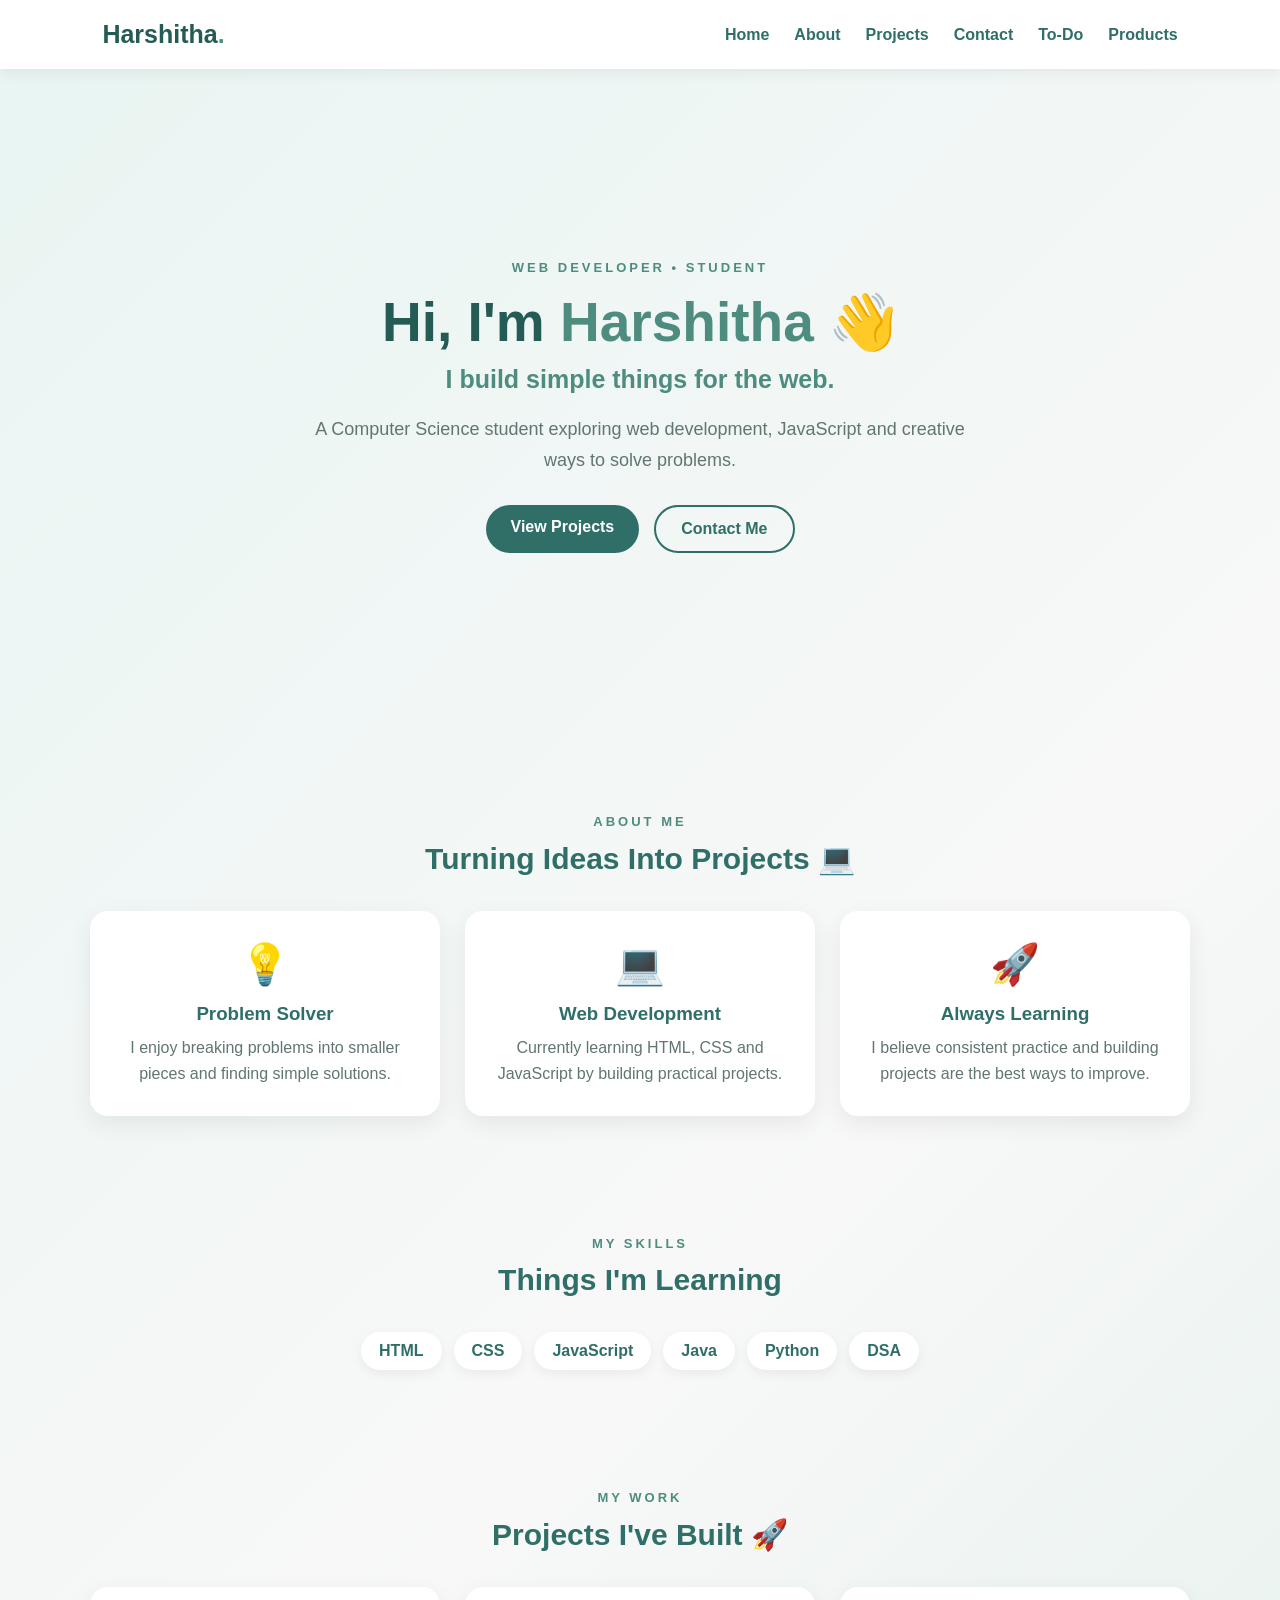
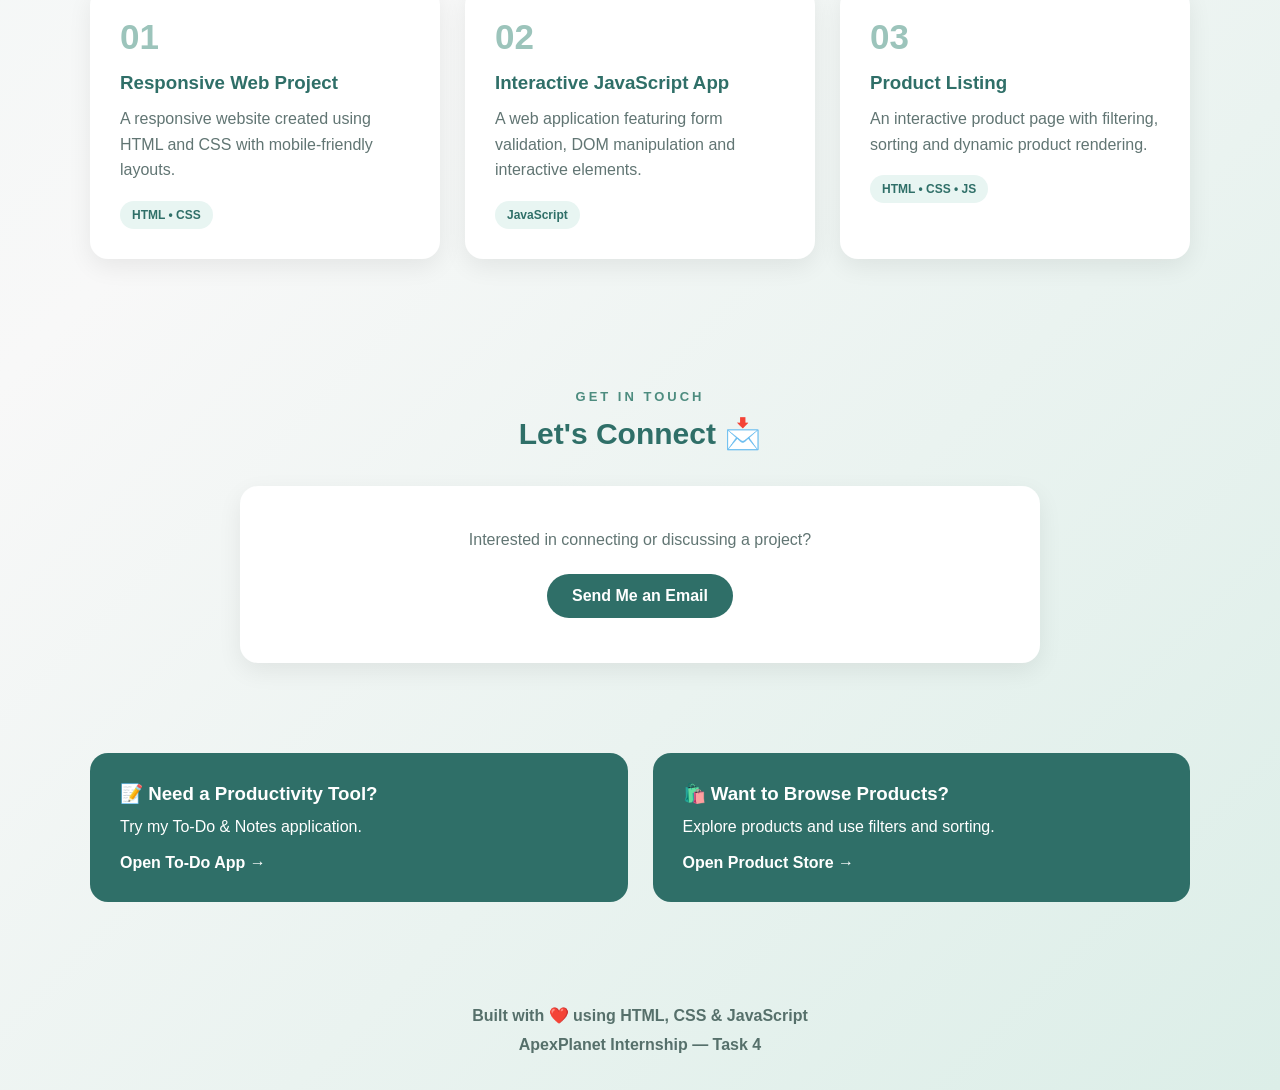
<file: index.html>
<!DOCTYPE html>
<html lang="en">

<head>
    <meta charset="UTF-8">
    <meta name="viewport" content="width=device-width, initial-scale=1.0">

    <title>My Portfolio | ApexPlanet Task 4</title>

    <link rel="stylesheet" href="style.css">
</head>

<body>

    <!-- NAVBAR -->

    <nav class="navbar">

        <div class="logo">
            Harshitha<span>.</span>
        </div>

        <div class="nav-links">

            <a href="index.html">Home</a>

            <a href="#about">About</a>

            <a href="#projects">Projects</a>

            <a href="#contact">Contact</a>

            <a href="todo.html">To-Do</a>

            <a href="products.html">Products</a>

        </div>

    </nav>


    <!-- HERO -->

    <section class="portfolio-hero">

        <div class="hero-content">

            <p class="tag">WEB DEVELOPER • STUDENT</p>

            <h1>
                Hi, I'm <span>Harshitha</span> 👋
            </h1>

            <h2>
                I build simple things for the web.
            </h2>

            <p>
                A Computer Science student exploring web development,
                JavaScript and creative ways to solve problems.
            </p>

            <div class="hero-buttons">

                <a href="#projects" class="primary-button">
                    View Projects
                </a>

                <a href="#contact" class="secondary-button">
                    Contact Me
                </a>

            </div>

        </div>

    </section>


    <!-- ABOUT -->

    <section id="about" class="portfolio-section">

        <div class="section-title">

            <p class="small-heading">ABOUT ME</p>

            <h2>Turning Ideas Into Projects 💻</h2>

        </div>


        <div class="about-grid">

            <div class="about-card">

                <div class="about-icon">
                    💡
                </div>

                <h3>Problem Solver</h3>

                <p>
                    I enjoy breaking problems into smaller pieces
                    and finding simple solutions.
                </p>

            </div>


            <div class="about-card">

                <div class="about-icon">
                    💻
                </div>

                <h3>Web Development</h3>

                <p>
                    Currently learning HTML, CSS and JavaScript
                    by building practical projects.
                </p>

            </div>


            <div class="about-card">

                <div class="about-icon">
                    🚀
                </div>

                <h3>Always Learning</h3>

                <p>
                    I believe consistent practice and building
                    projects are the best ways to improve.
                </p>

            </div>

        </div>

    </section>


    <!-- SKILLS -->

    <section class="skills-section">

        <div class="section-title">

            <p class="small-heading">MY SKILLS</p>

            <h2>Things I'm Learning</h2>

        </div>


        <div class="skills">

            <span>HTML</span>

            <span>CSS</span>

            <span>JavaScript</span>

            <span>Java</span>

            <span>Python</span>

            <span>DSA</span>

        </div>

    </section>


    <!-- PROJECTS -->

    <section id="projects" class="portfolio-section">

        <div class="section-title">

            <p class="small-heading">MY WORK</p>

            <h2>Projects I've Built 🚀</h2>

        </div>


        <div class="project-grid">

            <div class="project-card">

                <div class="project-number">
                    01
                </div>

                <h3>Responsive Web Project</h3>

                <p>
                    A responsive website created using
                    HTML and CSS with mobile-friendly layouts.
                </p>

                <span class="project-tag">
                    HTML • CSS
                </span>

            </div>


            <div class="project-card">

                <div class="project-number">
                    02
                </div>

                <h3>Interactive JavaScript App</h3>

                <p>
                    A web application featuring form validation,
                    DOM manipulation and interactive elements.
                </p>

                <span class="project-tag">
                    JavaScript
                </span>

            </div>


            <div class="project-card">

                <div class="project-number">
                    03
                </div>

                <h3>Product Listing</h3>

                <p>
                    An interactive product page with filtering,
                    sorting and dynamic product rendering.
                </p>

                <span class="project-tag">
                    HTML • CSS • JS
                </span>

            </div>

        </div>

    </section>


    <!-- CONTACT -->

    <section id="contact" class="contact-section">

        <div class="section-title">

            <p class="small-heading">GET IN TOUCH</p>

            <h2>Let's Connect 📩</h2>

        </div>


        <div class="contact-card">

            <p>
                Interested in connecting or discussing a project?
            </p>

            <a href="mailto:saiharshitha@gmail.com"
               class="primary-button">
                Send Me an Email
            </a>

        </div>

    </section>


    <!-- QUICK LINKS -->

    <section class="quick-section">

        <div class="quick-card">

            <h3>📝 Need a Productivity Tool?</h3>

            <p>
                Try my To-Do & Notes application.
            </p>

            <a href="todo.html">
                Open To-Do App →
            </a>

        </div>


        <div class="quick-card">

            <h3>🛍️ Want to Browse Products?</h3>

            <p>
                Explore products and use filters and sorting.
            </p>

            <a href="products.html">
                Open Product Store →
            </a>

        </div>

    </section>


    <!-- FOOTER -->

    <footer>

        <p>
            Built with ❤️ using HTML, CSS & JavaScript
        </p>

        <p>
            ApexPlanet Internship — Task 4
        </p>

    </footer>

</body>

</html>
</file>
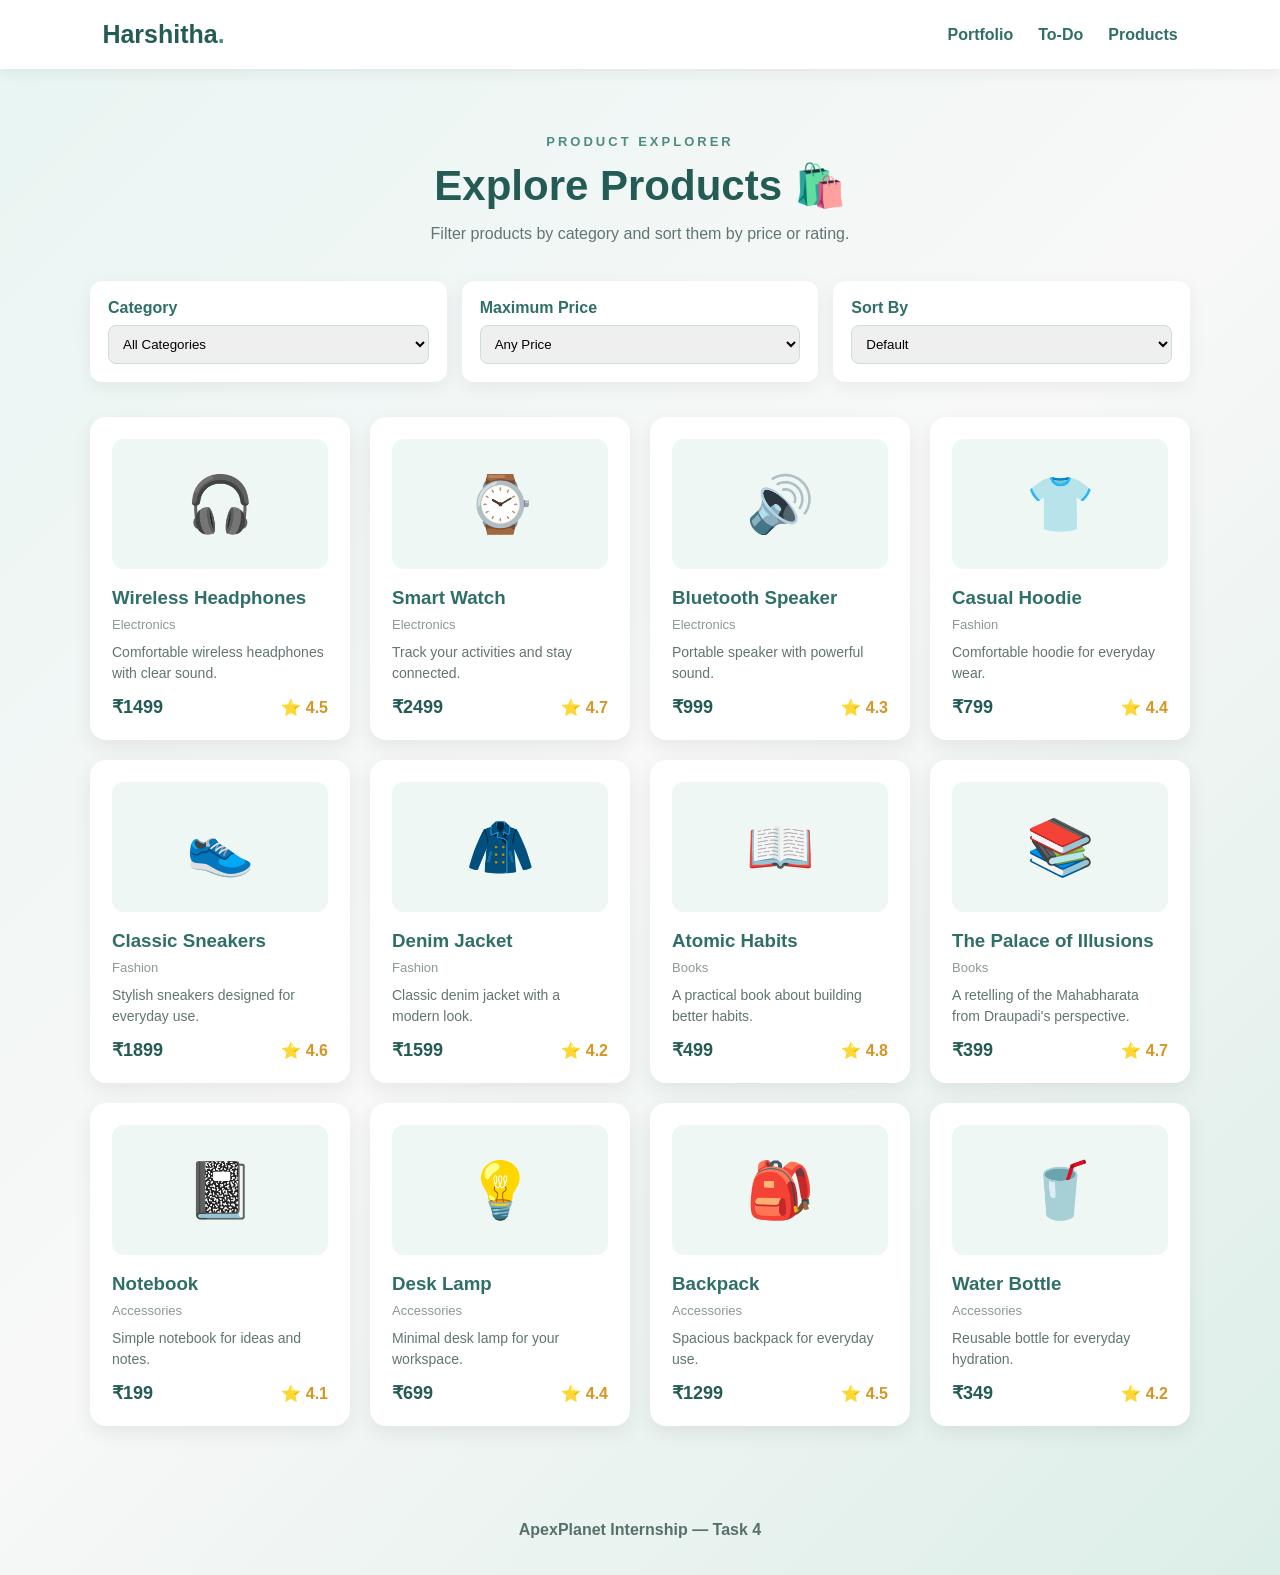
<file: products.html>
<!DOCTYPE html>
<html lang="en">

<head>

    <meta charset="UTF-8">

    <meta name="viewport"
          content="width=device-width, initial-scale=1.0">

    <title>Product Store | Task 4</title>

    <link rel="stylesheet" href="style.css">

</head>


<body>


    <!-- NAVBAR -->

    <nav class="navbar">

        <div class="logo">
            Harshitha<span>.</span>
        </div>


        <div class="nav-links">

            <a href="index.html">
                Portfolio
            </a>

            <a href="todo.html">
                To-Do
            </a>

            <a href="products.html">
                Products
            </a>

        </div>

    </nav>


    <!-- HEADER -->

    <section class="app-header">

        <p class="small-heading">
            PRODUCT EXPLORER
        </p>

        <h1>
            Explore Products 🛍️
        </h1>

        <p>
            Filter products by category and sort them by price or rating.
        </p>

    </section>


    <!-- FILTERS -->

    <section class="filter-section">

        <div class="filter-box">

            <label for="categoryFilter">
                Category
            </label>

            <select id="categoryFilter">

                <option value="all">
                    All Categories
                </option>

                <option value="electronics">
                    Electronics
                </option>

                <option value="fashion">
                    Fashion
                </option>

                <option value="books">
                    Books
                </option>

                <option value="accessories">
                    Accessories
                </option>

            </select>

        </div>


        <div class="filter-box">

            <label for="priceFilter">
                Maximum Price
            </label>

            <select id="priceFilter">

                <option value="all">
                    Any Price
                </option>

                <option value="500">
                    Under ₹500
                </option>

                <option value="1000">
                    Under ₹1000
                </option>

                <option value="2000">
                    Under ₹2000
                </option>

                <option value="5000">
                    Under ₹5000
                </option>

            </select>

        </div>


        <div class="filter-box">

            <label for="sortFilter">
                Sort By
            </label>

            <select id="sortFilter">

                <option value="default">
                    Default
                </option>

                <option value="low">
                    Price: Low to High
                </option>

                <option value="high">
                    Price: High to Low
                </option>

                <option value="rating">
                    Rating
                </option>

            </select>

        </div>

    </section>


    <!-- PRODUCTS -->

    <main>

        <div id="productGrid"
             class="product-grid">

        </div>


        <p id="noProducts"
           class="no-products">

            No products found.

        </p>

    </main>


    <footer>

        <p>
            ApexPlanet Internship — Task 4
        </p>

    </footer>


    <script src="products.js"></script>

</body>

</html>
</file>
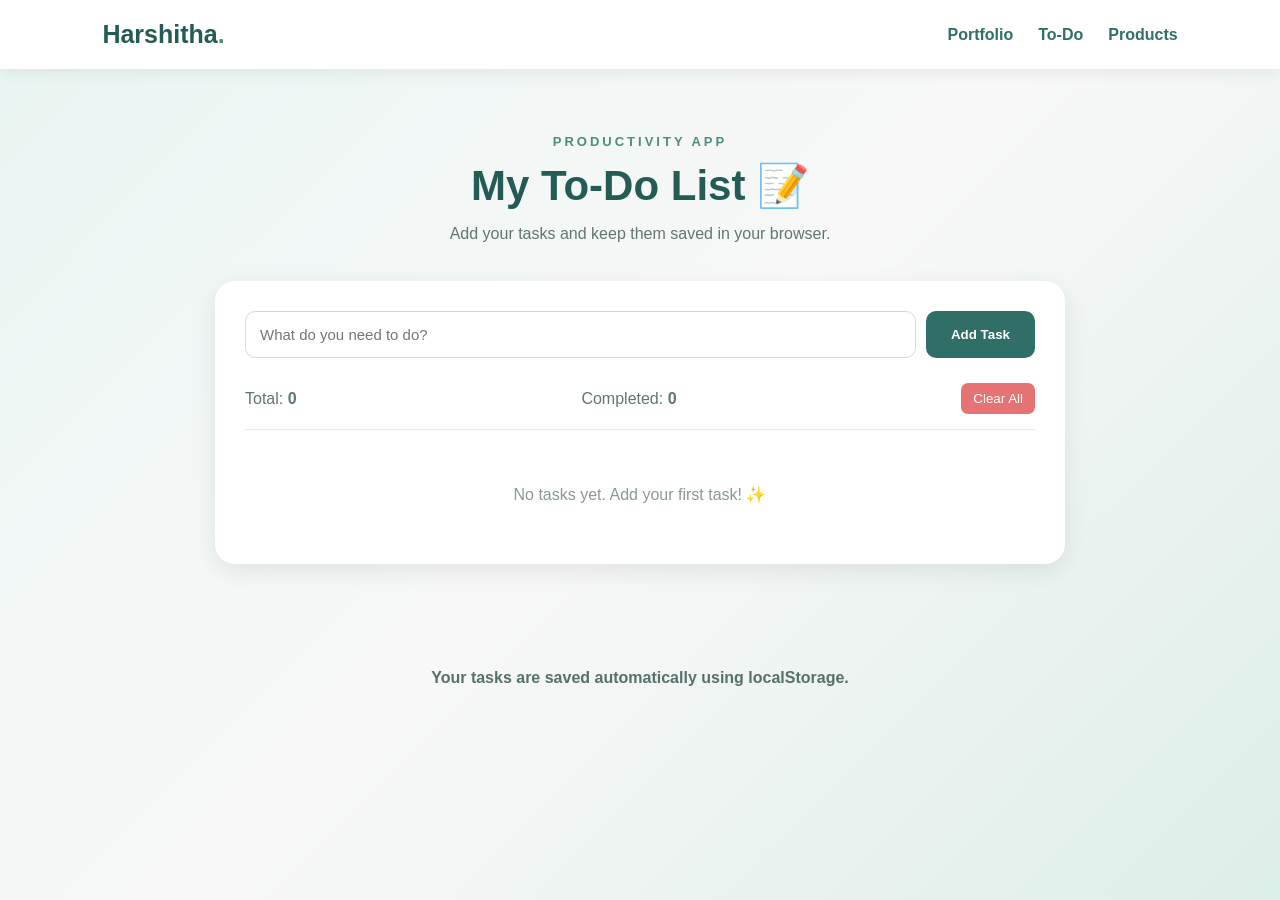
<file: todo.html>
<!DOCTYPE html>
<html lang="en">

<head>

    <meta charset="UTF-8">

    <meta name="viewport"
          content="width=device-width, initial-scale=1.0">

    <title>To-Do & Notes | Task 4</title>

    <link rel="stylesheet" href="style.css">

</head>


<body>


    <!-- NAVBAR -->

    <nav class="navbar">

        <div class="logo">
            Harshitha<span>.</span>
        </div>


        <div class="nav-links">

            <a href="index.html">Portfolio</a>

            <a href="todo.html">To-Do</a>

            <a href="products.html">Products</a>

        </div>

    </nav>


    <!-- TODO HEADER -->

    <section class="app-header">

        <p class="small-heading">
            PRODUCTIVITY APP
        </p>

        <h1>
            My To-Do List 📝
        </h1>

        <p>
            Add your tasks and keep them saved in your browser.
        </p>

    </section>


    <!-- TODO APP -->

    <main class="todo-container">

        <div class="todo-card">

            <div class="todo-input-area">

                <input
                    type="text"
                    id="taskInput"
                    placeholder="What do you need to do?"
                >

                <button id="addTask">
                    Add Task
                </button>

            </div>


            <div class="todo-stats">

                <span>
                    Total:
                    <strong id="totalTasks">0</strong>
                </span>

                <span>
                    Completed:
                    <strong id="completedTasks">0</strong>
                </span>

                <button id="clearTasks">
                    Clear All
                </button>

            </div>


            <ul id="taskList"></ul>


            <p id="emptyMessage">
                No tasks yet. Add your first task! ✨
            </p>

        </div>

    </main>


    <footer>

        <p>
            Your tasks are saved automatically using localStorage.
        </p>

    </footer>


    <script src="todo.js"></script>

</body>

</html>
</file>
<file: style.css>
/* =========================
   RESET
========================= */

* {
    margin: 0;
    padding: 0;
    box-sizing: border-box;
}


html {
    scroll-behavior: smooth;
}


body {

    font-family: Arial, sans-serif;

    background: linear-gradient(
        135deg,
        #e8f5f2,
        #f8f8f8,
        #dceee8
    );

    color: #2f4f4f;

    min-height: 100vh;
}


/* =========================
   NAVBAR
========================= */

.navbar {

    display: flex;

    justify-content: space-between;

    align-items: center;

    padding: 20px 8%;

    background: white;

    position: sticky;

    top: 0;

    z-index: 1000;

    box-shadow:
        0 3px 15px rgba(0, 0, 0, 0.07);
}


.logo {

    font-size: 25px;

    font-weight: bold;

    color: #245b55;
}


.logo span {
    color: #4d8c7f;
}


.nav-links {

    display: flex;

    gap: 25px;

    flex-wrap: wrap;
}


.nav-links a {

    text-decoration: none;

    color: #2f6f68;

    font-weight: bold;

    transition: 0.3s;
}


.nav-links a:hover {

    color: #245b55;

    transform: translateY(-2px);
}


/* =========================
   COMMON
========================= */

.small-heading {

    color: #4d8c7f;

    font-size: 13px;

    font-weight: bold;

    letter-spacing: 3px;

    margin-bottom: 12px;
}


.tag {

    color: #4d8c7f;

    font-size: 13px;

    font-weight: bold;

    letter-spacing: 3px;

    margin-bottom: 15px;
}


.portfolio-section {

    width: 90%;

    max-width: 1100px;

    margin: auto;

    padding: 70px 0;
}


.section-title {

    text-align: center;

    margin-bottom: 35px;
}


.section-title h2 {

    color: #2f6f68;

    font-size: 30px;

    margin-bottom: 10px;
}


/* =========================
   PORTFOLIO HERO
========================= */

.portfolio-hero {

    min-height: 75vh;

    display: flex;

    justify-content: center;

    align-items: center;

    text-align: center;

    padding: 70px 20px;
}


.hero-content {

    max-width: 800px;
}


.hero-content h1 {

    font-size: 55px;

    color: #245b55;

    margin-bottom: 10px;
}


.hero-content h1 span {

    color: #4d8c7f;
}


.hero-content h2 {

    color: #4d8c7f;

    font-size: 25px;

    margin-bottom: 20px;
}


.hero-content > p:not(.tag) {

    color: #617573;

    font-size: 18px;

    line-height: 1.7;

    max-width: 650px;

    margin: auto auto 30px;
}


.hero-buttons {

    display: flex;

    justify-content: center;

    gap: 15px;

    flex-wrap: wrap;
}


.primary-button,
.secondary-button {

    display: inline-block;

    text-decoration: none;

    padding: 13px 25px;

    border-radius: 25px;

    font-weight: bold;

    transition: 0.3s;
}


.primary-button {

    background: #2f6f68;

    color: white;
}


.secondary-button {

    border: 2px solid #2f6f68;

    color: #2f6f68;

    background: transparent;
}


.primary-button:hover,
.secondary-button:hover {

    transform: translateY(-3px);
}


/* =========================
   ABOUT
========================= */

.about-grid {

    display: grid;

    grid-template-columns:
        repeat(3, 1fr);

    gap: 25px;
}


.about-card {

    background: white;

    padding: 30px;

    text-align: center;

    border-radius: 18px;

    box-shadow:
        0 8px 25px rgba(0, 0, 0, 0.07);

    transition: 0.3s;
}


.about-card:hover {

    transform: translateY(-5px);
}


.about-icon {

    font-size: 40px;

    margin-bottom: 15px;
}


.about-card h3 {

    color: #2f6f68;

    margin-bottom: 10px;
}


.about-card p {

    color: #617573;

    line-height: 1.6;
}


/* =========================
   SKILLS
========================= */

.skills-section {

    text-align: center;

    padding: 50px 20px;
}


.skills {

    display: flex;

    justify-content: center;

    gap: 12px;

    flex-wrap: wrap;
}


.skills span {

    background: white;

    color: #2f6f68;

    padding: 10px 18px;

    border-radius: 20px;

    font-weight: bold;

    box-shadow:
        0 4px 12px rgba(0, 0, 0, 0.06);
}


/* =========================
   PROJECTS
========================= */

.project-grid {

    display: grid;

    grid-template-columns:
        repeat(3, 1fr);

    gap: 25px;
}


.project-card {

    background: white;

    padding: 30px;

    border-radius: 18px;

    box-shadow:
        0 8px 25px rgba(0, 0, 0, 0.07);

    transition: 0.3s;
}


.project-card:hover {

    transform: translateY(-5px);
}


.project-number {

    color: #9cc4bb;

    font-size: 35px;

    font-weight: bold;

    margin-bottom: 15px;
}


.project-card h3 {

    color: #2f6f68;

    margin-bottom: 12px;
}


.project-card p {

    color: #617573;

    line-height: 1.6;

    margin-bottom: 18px;
}


.project-tag {

    display: inline-block;

    padding: 7px 12px;

    border-radius: 15px;

    background: #e8f5f2;

    color: #2f6f68;

    font-size: 12px;

    font-weight: bold;
}


/* =========================
   CONTACT
========================= */

.contact-section {

    width: 90%;

    max-width: 800px;

    margin: auto;

    padding: 60px 0;
}


.contact-card {

    background: white;

    padding: 45px;

    text-align: center;

    border-radius: 18px;

    box-shadow:
        0 8px 25px rgba(0, 0, 0, 0.07);
}


.contact-card p {

    color: #617573;

    margin-bottom: 25px;
}


/* =========================
   QUICK LINKS
========================= */

.quick-section {

    width: 90%;

    max-width: 1100px;

    margin: 30px auto 70px;

    display: grid;

    grid-template-columns: 1fr 1fr;

    gap: 25px;
}


.quick-card {

    background: #2f6f68;

    color: white;

    padding: 30px;

    border-radius: 18px;
}


.quick-card h3 {

    margin-bottom: 10px;
}


.quick-card p {

    margin-bottom: 15px;

    line-height: 1.5;
}


.quick-card a {

    color: white;

    font-weight: bold;

    text-decoration: none;
}


/* =========================
   APP HEADER
========================= */

.app-header {

    text-align: center;

    padding: 65px 20px 35px;
}


.app-header h1 {

    color: #245b55;

    font-size: 42px;

    margin-bottom: 12px;
}


.app-header > p:last-child {

    color: #617573;

    line-height: 1.5;
}


/* =========================
   TODO
========================= */

.todo-container {

    width: 90%;

    max-width: 850px;

    margin: auto;

    padding-bottom: 70px;
}


.todo-card {

    background: white;

    padding: 30px;

    border-radius: 20px;

    box-shadow:
        0 8px 25px rgba(0, 0, 0, 0.08);
}


.todo-input-area {

    display: flex;

    gap: 10px;
}


.todo-input-area input {

    flex: 1;

    padding: 14px;

    border: 1px solid #cbded9;

    border-radius: 10px;

    outline: none;

    font-size: 15px;
}


.todo-input-area button {

    border: none;

    background: #2f6f68;

    color: white;

    padding: 0 25px;

    border-radius: 10px;

    font-weight: bold;

    cursor: pointer;
}


.todo-stats {

    display: flex;

    align-items: center;

    justify-content: space-between;

    gap: 15px;

    margin: 25px 0;

    padding-bottom: 15px;

    border-bottom: 1px solid #e4eeee;

    color: #617573;
}


#clearTasks {

    border: none;

    background: #e57373;

    color: white;

    padding: 8px 12px;

    border-radius: 7px;

    cursor: pointer;
}


#taskList {

    list-style: none;
}


#taskList li {

    display: flex;

    align-items: center;

    justify-content: space-between;

    gap: 10px;

    padding: 15px;

    background: #eef7f4;

    border-radius: 10px;

    margin-bottom: 10px;
}


.task-content {

    flex: 1;

    cursor: pointer;
}


.completed {

    text-decoration: line-through;

    opacity: 0.5;
}


.delete-task {

    border: none;

    background: #e57373;

    color: white;

    padding: 7px 10px;

    border-radius: 7px;

    cursor: pointer;
}


#emptyMessage {

    text-align: center;

    color: #8a9996;

    padding: 30px;
}


/* =========================
   PRODUCTS
========================= */

.filter-section {

    width: 90%;

    max-width: 1100px;

    margin: auto auto 35px;

    display: grid;

    grid-template-columns:
        repeat(3, 1fr);

    gap: 15px;
}


.filter-box {

    background: white;

    padding: 18px;

    border-radius: 12px;

    box-shadow:
        0 5px 18px rgba(0, 0, 0, 0.06);
}


.filter-box label {

    display: block;

    font-weight: bold;

    color: #2f6f68;

    margin-bottom: 8px;
}


.filter-box select {

    width: 100%;

    padding: 10px;

    border: 1px solid #cbded9;

    border-radius: 8px;

    outline: none;
}


.product-grid {

    width: 90%;

    max-width: 1100px;

    margin: auto auto 60px;

    display: grid;

    grid-template-columns:
        repeat(4, 1fr);

    gap: 20px;
}


.product-card {

    background: white;

    padding: 22px;

    border-radius: 16px;

    box-shadow:
        0 7px 20px rgba(0, 0, 0, 0.07);

    transition: 0.3s;
}


.product-card:hover {

    transform: translateY(-5px);
}


.product-image {

    height: 130px;

    display: flex;

    align-items: center;

    justify-content: center;

    background: #eef7f4;

    border-radius: 12px;

    font-size: 55px;

    margin-bottom: 18px;
}


.product-card h3 {

    color: #2f6f68;

    margin-bottom: 8px;
}


.category {

    color: #8a9996;

    font-size: 13px;

    text-transform: capitalize;

    margin-bottom: 10px;
}


.product-description {

    color: #617573;

    font-size: 14px;

    line-height: 1.5;

    min-height: 42px;

    margin-bottom: 12px;
}


.product-bottom {

    display: flex;

    justify-content: space-between;

    align-items: center;
}


.price {

    color: #245b55;

    font-weight: bold;

    font-size: 18px;
}


.rating {

    color: #d59624;

    font-weight: bold;
}


.no-products {

    display: none;

    text-align: center;

    color: #617573;

    padding: 40px;
}


/* =========================
   FOOTER
========================= */

footer {

    text-align: center;

    padding: 30px;

    color: #56706b;

    font-weight: bold;

    line-height: 1.8;
}


/* =========================
   RESPONSIVE DESIGN
========================= */

@media (max-width: 950px) {

    .project-grid,
    .product-grid {

        grid-template-columns:
            repeat(2, 1fr);
    }


    .about-grid {

        grid-template-columns: 1fr 1fr;
    }
}


@media (max-width: 700px) {

    .navbar {

        flex-direction: column;

        gap: 15px;

        padding: 18px;
    }


    .nav-links {

        justify-content: center;

        gap: 15px;

        font-size: 14px;
    }


    .hero-content h1 {

        font-size: 40px;
    }


    .hero-content h2 {

        font-size: 21px;
    }


    .about-grid,
    .project-grid,
    .product-grid,
    .filter-section,
    .quick-section {

        grid-template-columns: 1fr;
    }


    .todo-input-area {

        flex-direction: column;
    }


    .todo-input-area button {

        padding: 12px;
    }


    .todo-stats {

        flex-wrap: wrap;
    }
}


@media (max-width: 450px) {

    .hero-content h1 {

        font-size: 32px;
    }


    .app-header h1 {

        font-size: 32px;
    }


    .portfolio-section {

        padding: 45px 0;
    }


    .todo-card {

        padding: 20px;
    }


    .product-card {

        padding: 18px;
    }
}
</file>
